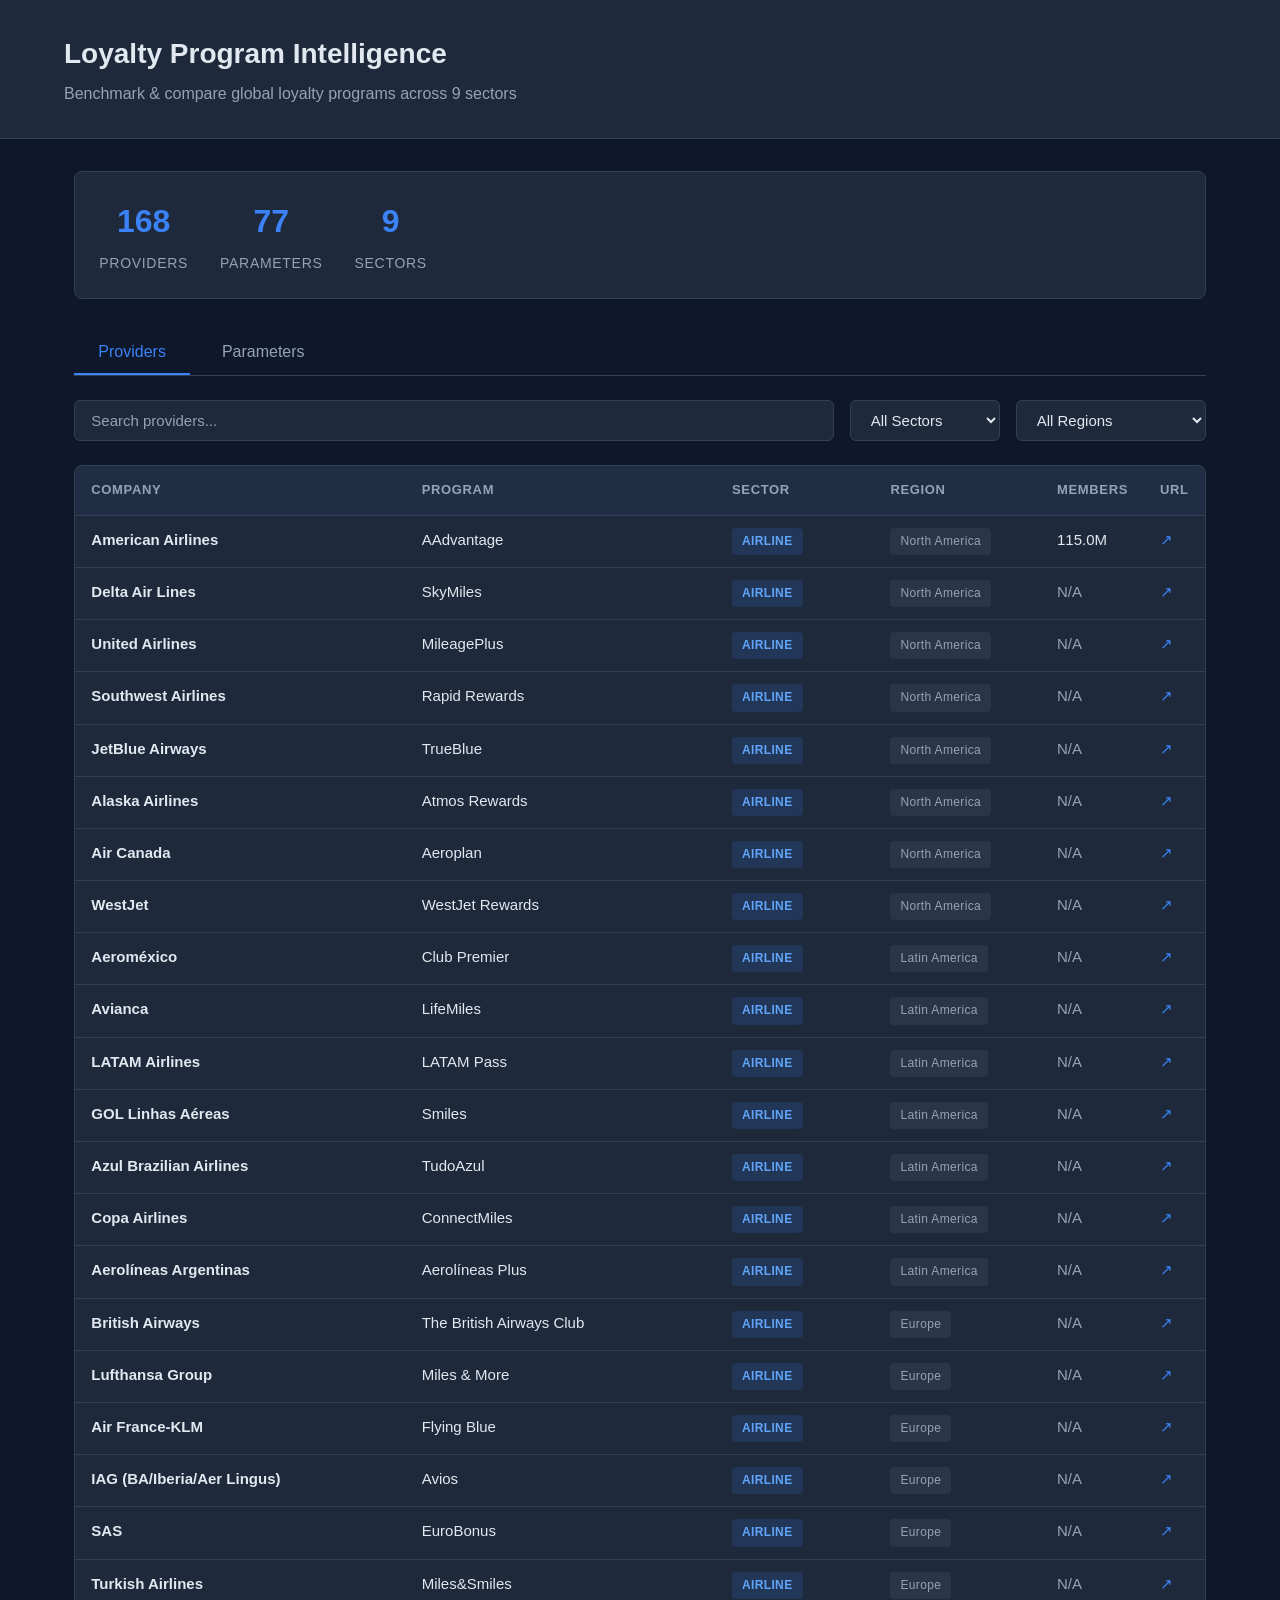
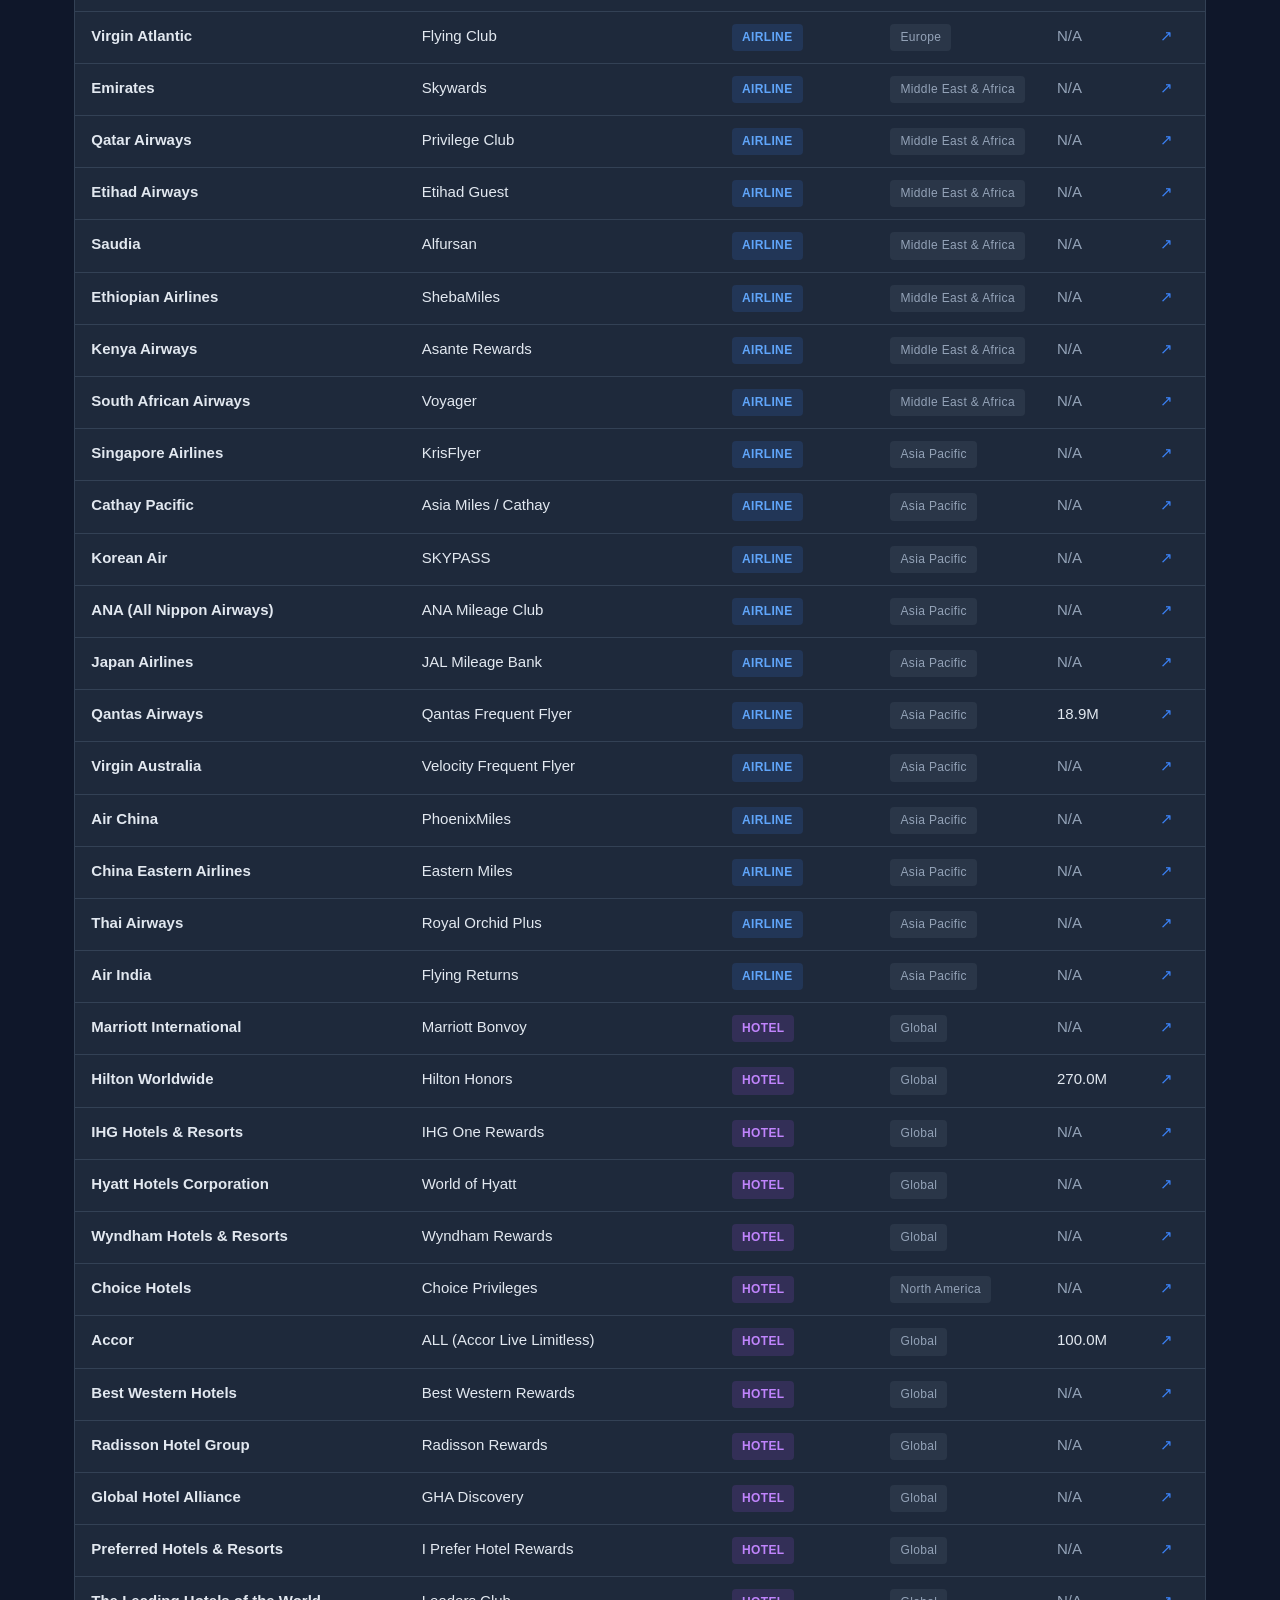
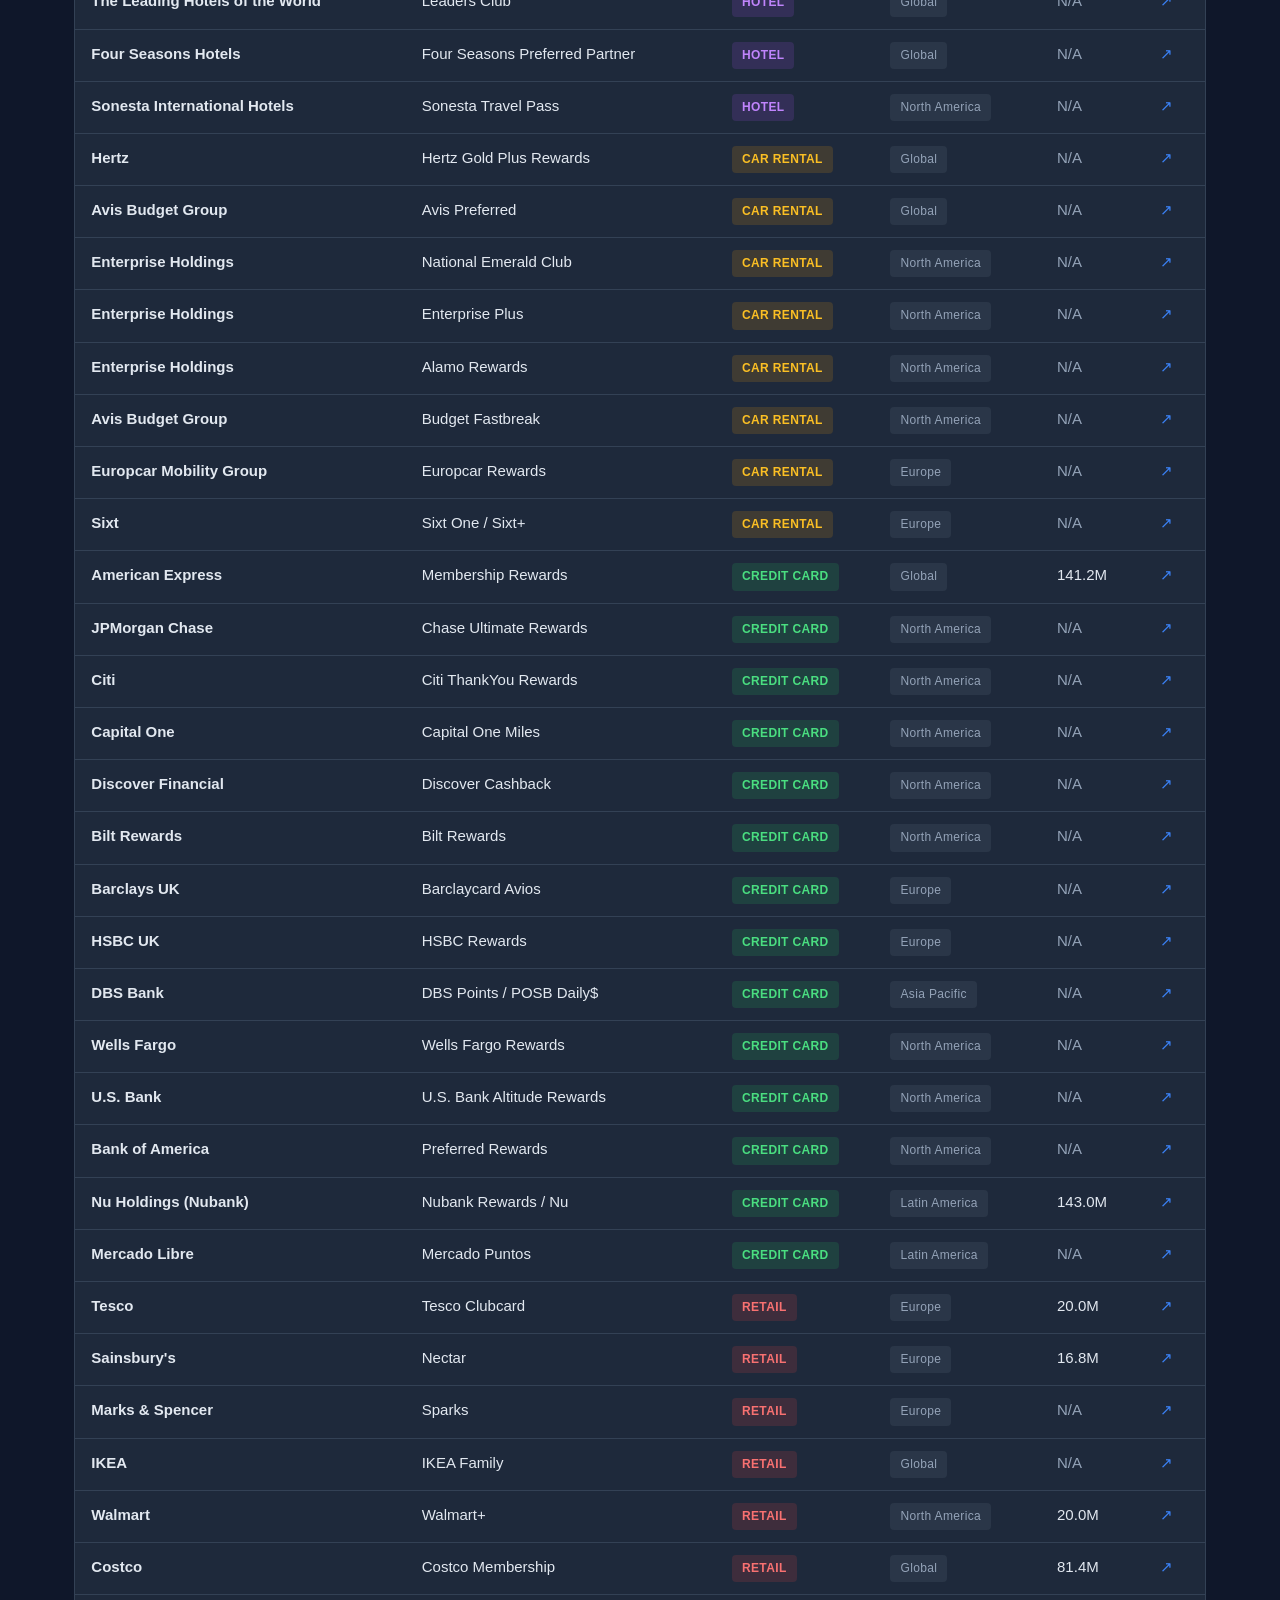
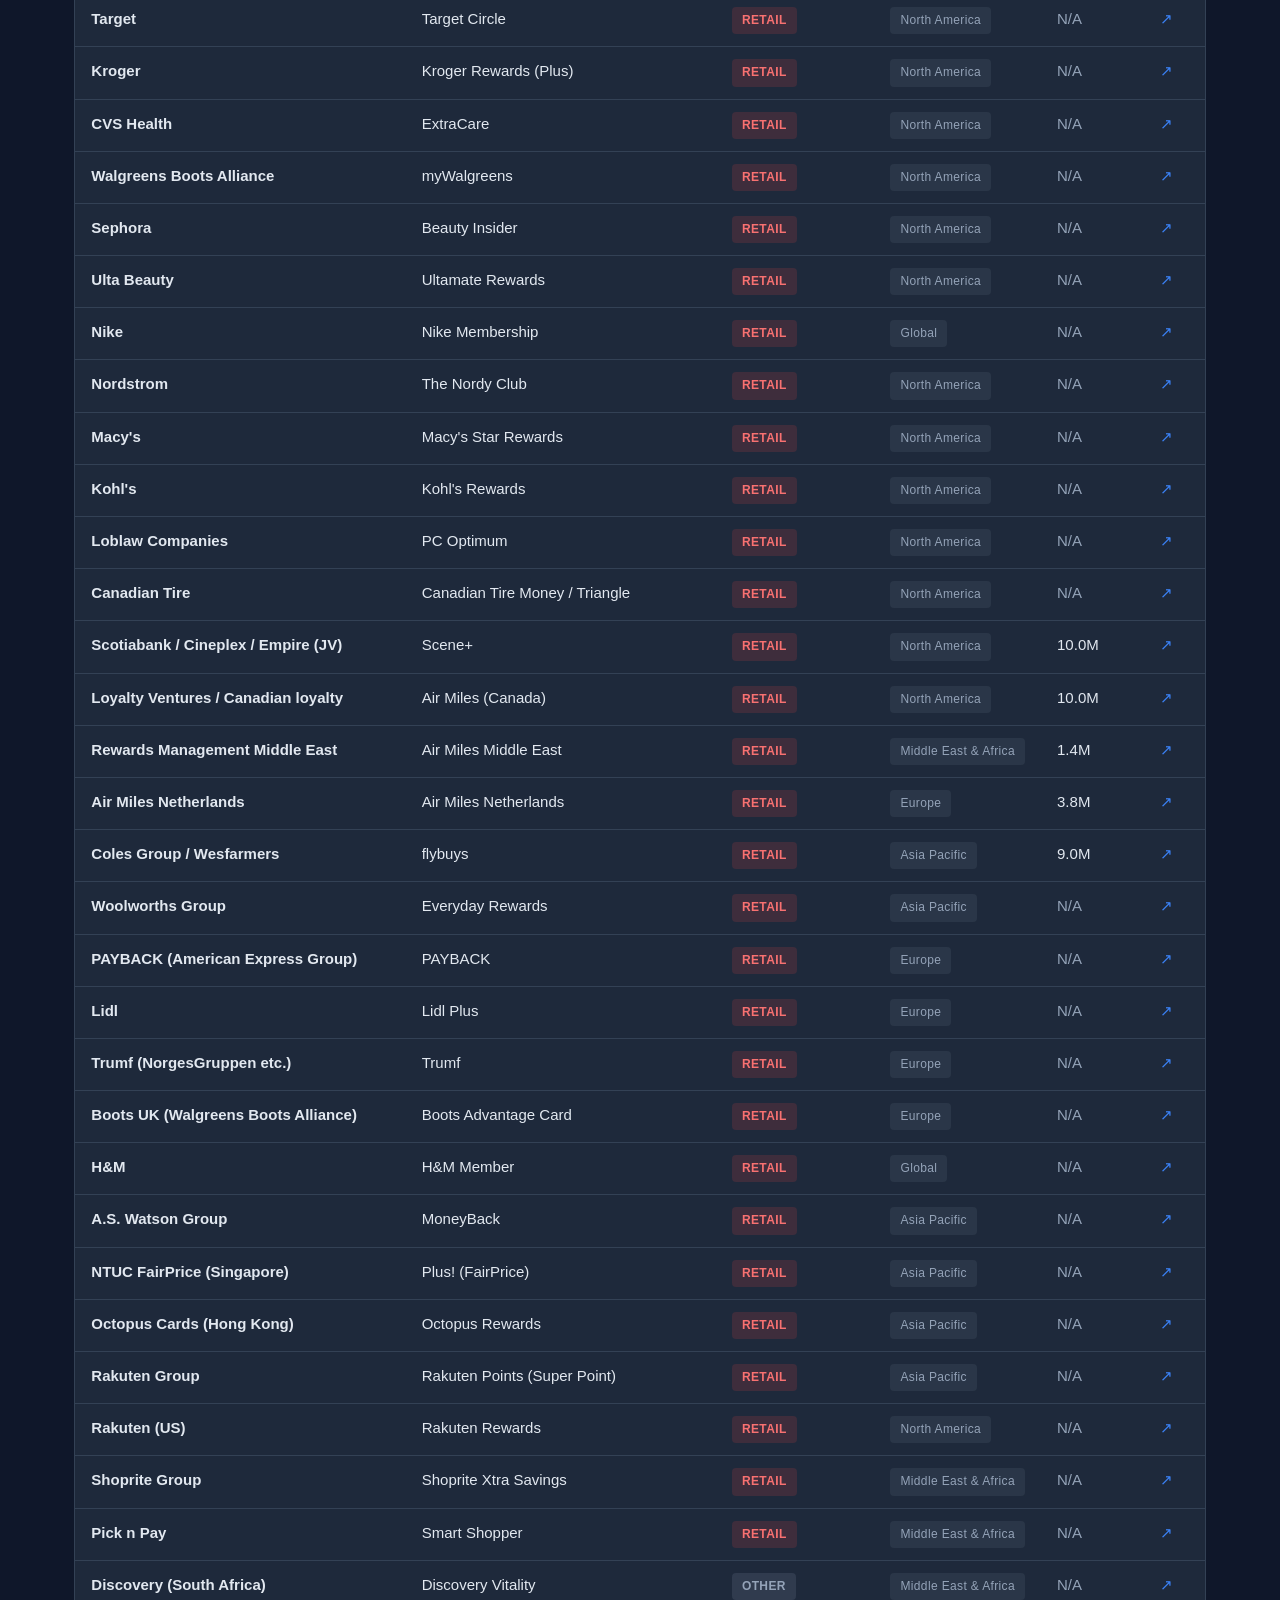
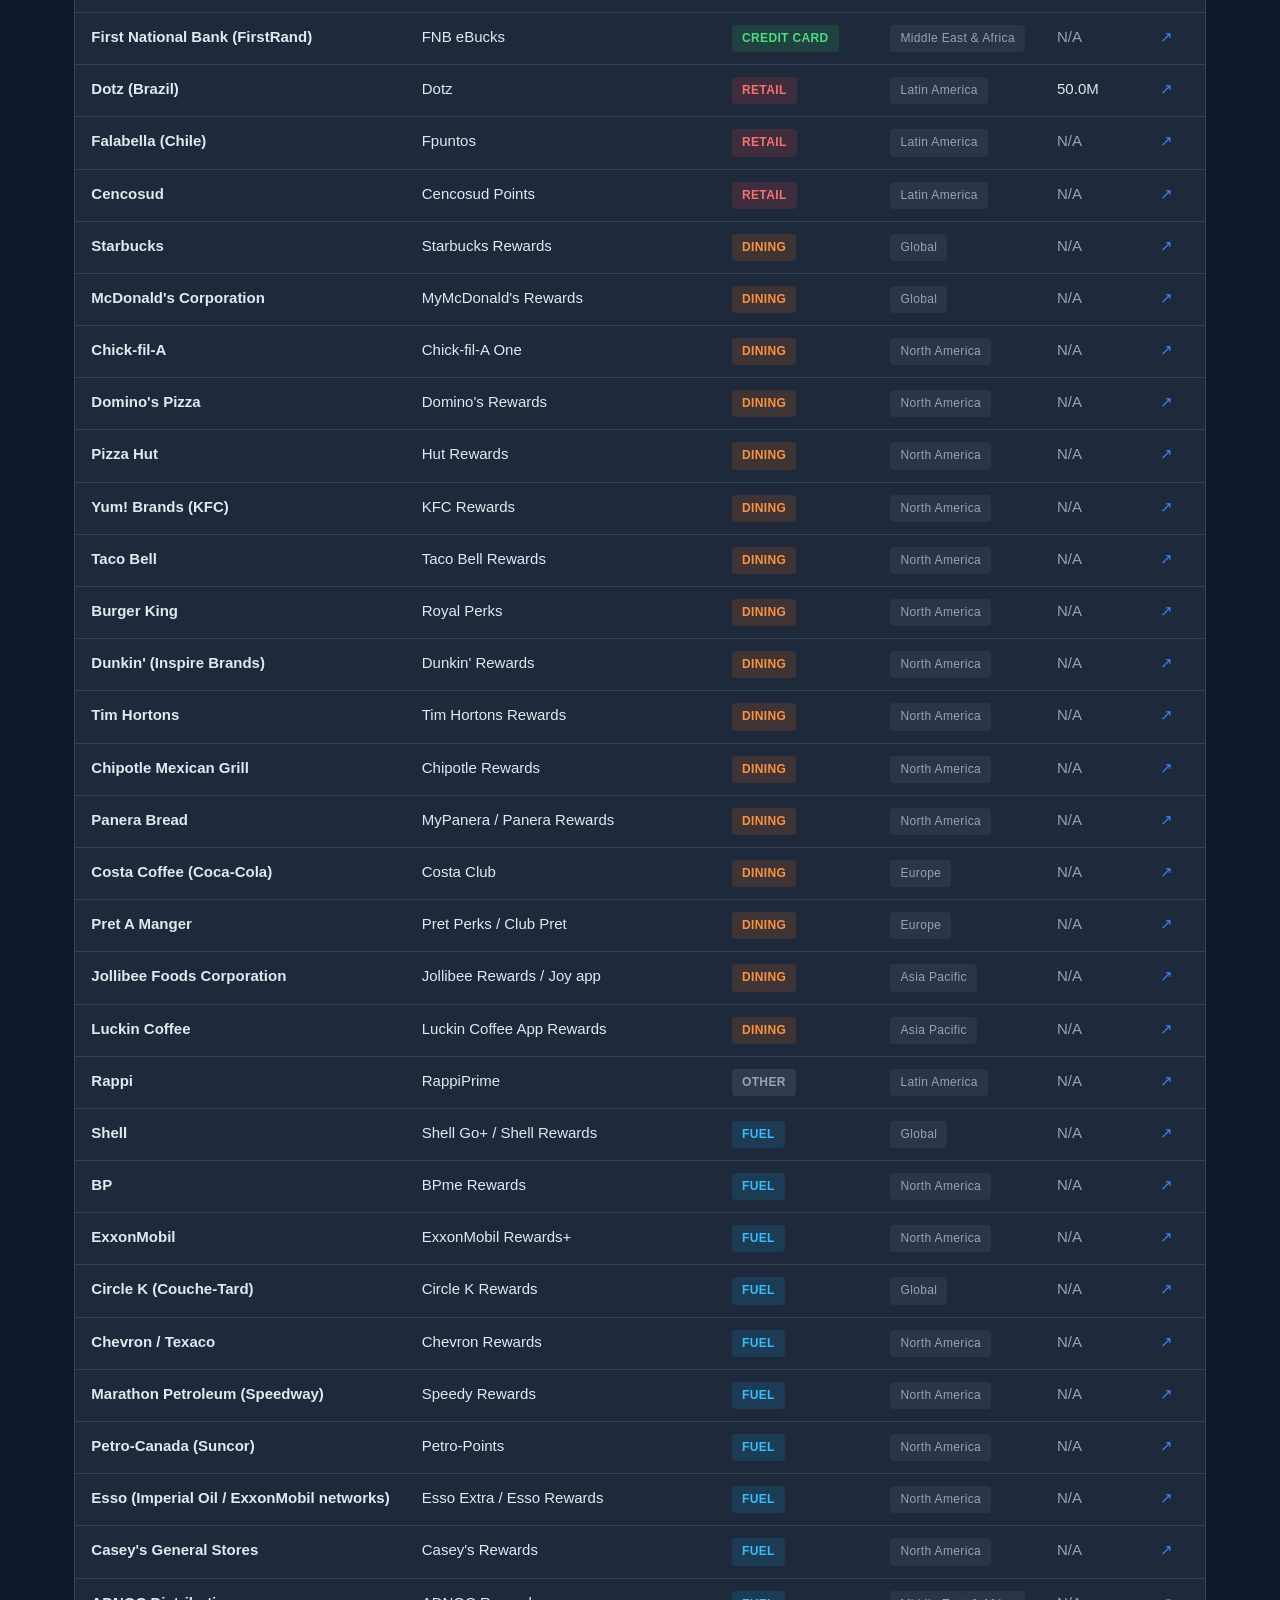
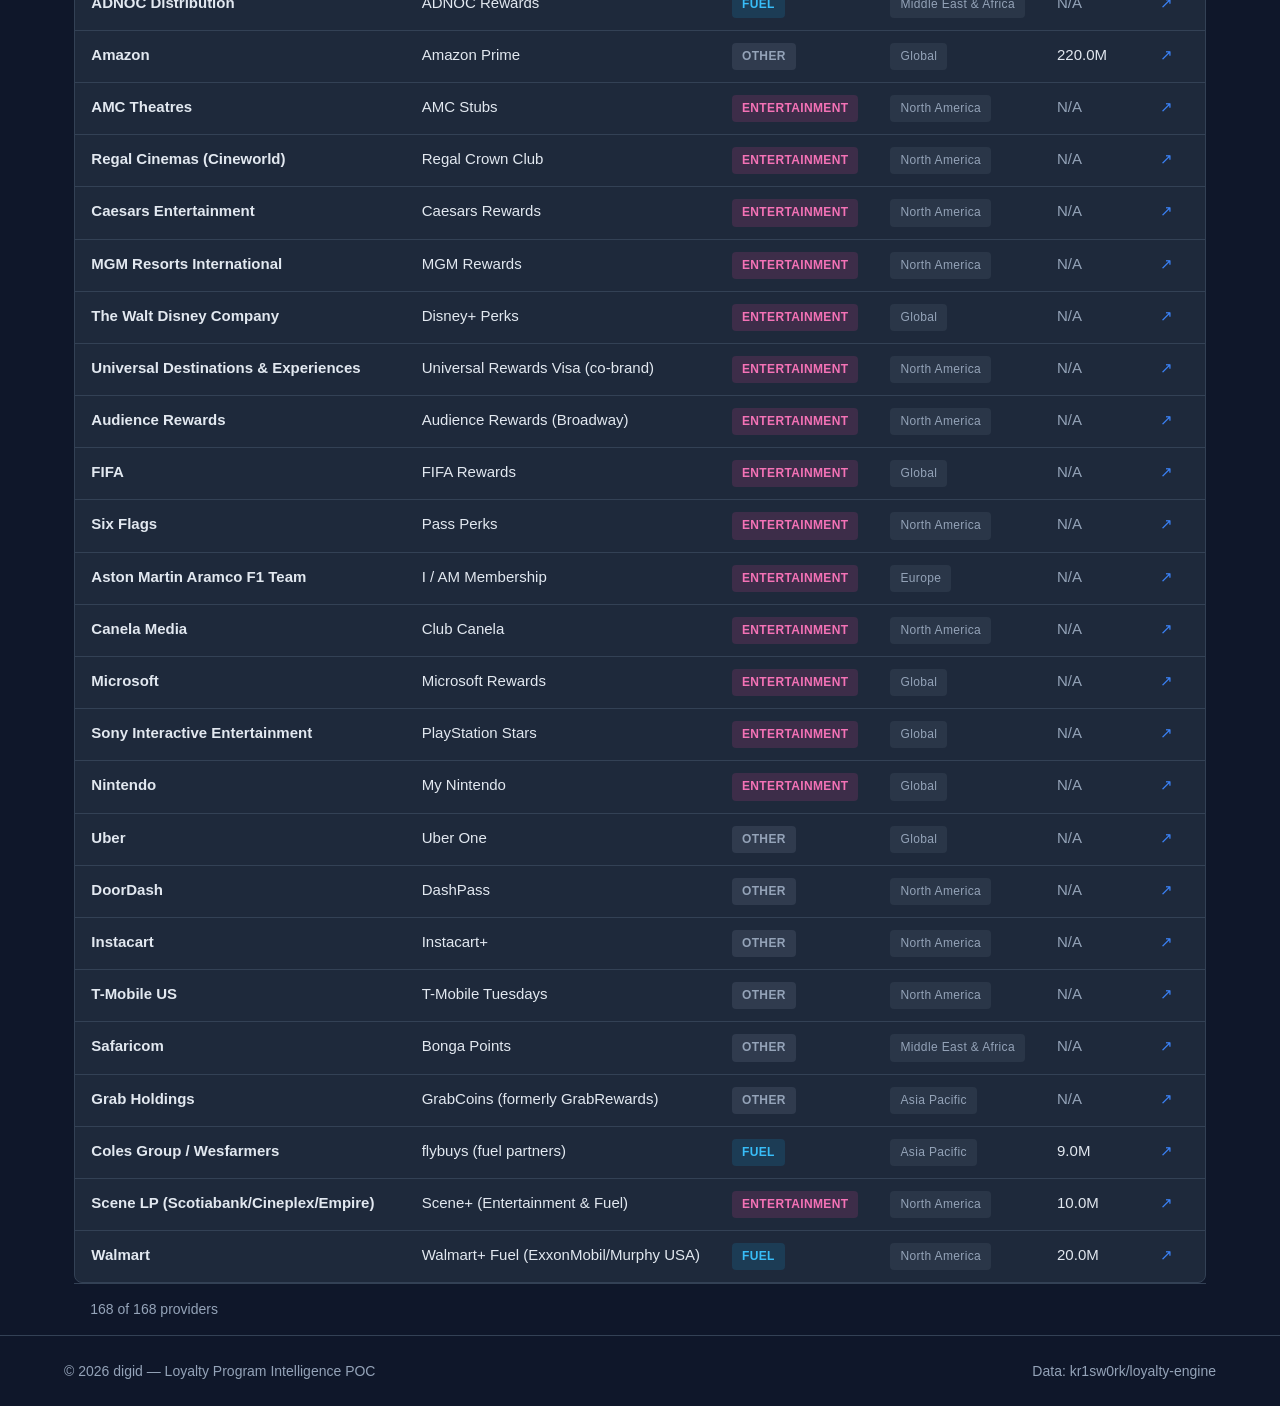
<file: web/loyalty.digid.cc/index.html>
<!DOCTYPE html>
<html lang="en">
<head>
    <meta charset="UTF-8">
    <meta name="viewport" content="width=device-width, initial-scale=1.0">
    <title>Loyalty Program Intelligence — digid</title>
    <meta name="description" content="Benchmark and compare global loyalty programs across airlines, hotels, car rental, credit cards, retail, and more.">
    <link rel="stylesheet" href="css/style.css">
    <link rel="icon" type="image/svg+xml" href="data:image/svg+xml,<svg xmlns='http://www.w3.org/2000/svg' viewBox='0 0 100 100'><text y='.9em' font-size='90'>🏆</text></svg>">
</head>
<body>
    <header>
        <div class="container">
            <h1>Loyalty Program Intelligence</h1>
            <p class="subtitle">Benchmark & compare global loyalty programs across 9 sectors</p>
        </div>
    </header>

    <main class="container">
        <!-- Stats Bar -->
        <section class="stats-bar">
            <div class="stat">
                <span class="stat-number" id="total-providers">-</span>
                <span class="stat-label">Providers</span>
            </div>
            <div class="stat">
                <span class="stat-number" id="total-parameters">-</span>
                <span class="stat-label">Parameters</span>
            </div>
            <div class="stat">
                <span class="stat-number" id="total-sectors">-</span>
                <span class="stat-label">Sectors</span>
            </div>
        </section>

        <!-- Tabs -->
        <nav class="tabs">
            <button class="tab active" data-tab="providers">Providers</button>
            <button class="tab" data-tab="parameters">Parameters</button>
        </nav>

        <!-- Providers Tab -->
        <section id="providers-panel" class="tab-panel active">
            <div class="controls">
                <input type="search" id="search-providers" placeholder="Search providers..." class="search-input">
                <select id="filter-sector" class="filter-select">
                    <option value="">All Sectors</option>
                </select>
                <select id="filter-region" class="filter-select">
                    <option value="">All Regions</option>
                </select>
            </div>
            <div class="table-wrapper">
                <table id="providers-table">
                    <thead>
                        <tr>
                            <th>Company</th>
                            <th>Program</th>
                            <th>Sector</th>
                            <th>Region</th>
                            <th>Members</th>
                            <th>URL</th>
                        </tr>
                    </thead>
                    <tbody id="providers-tbody">
                    </tbody>
                </table>
            </div>
            <div class="table-footer">
                <span id="providers-count">0 providers</span>
            </div>
        </section>

        <!-- Parameters Tab -->
        <section id="parameters-panel" class="tab-panel">
            <div class="controls">
                <input type="search" id="search-parameters" placeholder="Search parameters..." class="search-input">
                <select id="filter-category" class="filter-select">
                    <option value="">All Categories</option>
                </select>
            </div>
            <div class="table-wrapper">
                <table id="parameters-table">
                    <thead>
                        <tr>
                            <th>ID</th>
                            <th>Name</th>
                            <th>Category</th>
                            <th>Type</th>
                            <th>Description</th>
                        </tr>
                    </thead>
                    <tbody id="parameters-tbody">
                    </tbody>
                </table>
            </div>
            <div class="table-footer">
                <span id="parameters-count">0 parameters</span>
            </div>
        </section>
    </main>

    <footer>
        <div class="container">
            <p>&copy; 2026 digid — Loyalty Program Intelligence POC</p>
            <p>Data: <a href="https://github.com/kr1sw0rk/loyalty-engine" target="_blank" rel="noopener">kr1sw0rk/loyalty-engine</a></p>
        </div>
    </footer>

    <script src="js/app.js"></script>
</body>
</html>
</file>
<file: web/loyalty.digid.cc/css/style.css>
/* Reset & Base */
*, *::before, *::after {
    box-sizing: border-box;
    margin: 0;
    padding: 0;
}

:root {
    --bg: #0f172a;
    --surface: #1e293b;
    --border: #334155;
    --text: #e2e8f0;
    --text-muted: #94a3b8;
    --accent: #3b82f6;
    --accent-hover: #2563eb;
    --accent-light: rgba(59, 130, 246, 0.1);
    --green: #22c55e;
    --yellow: #eab308;
    --red: #ef4444;
}

html {
    font-size: 16px;
    scroll-behavior: smooth;
}

body {
    font-family: -apple-system, BlinkMacSystemFont, 'Segoe UI', Roboto, 'Helvetica Neue', Arial, sans-serif;
    background: var(--bg);
    color: var(--text);
    line-height: 1.6;
    min-height: 100vh;
    display: flex;
    flex-direction: column;
}

.container {
    max-width: 1200px;
    margin: 0 auto;
    padding: 0 1.5rem;
}

/* Header */
header {
    background: var(--surface);
    border-bottom: 1px solid var(--border);
    padding: 2rem 0;
    margin-bottom: 2rem;
}

header h1 {
    font-size: 1.75rem;
    font-weight: 700;
    color: var(--text);
    margin-bottom: 0.25rem;
}

.subtitle {
    color: var(--text-muted);
    font-size: 1rem;
}

/* Stats Bar */
.stats-bar {
    display: flex;
    gap: 2rem;
    margin-bottom: 2rem;
    padding: 1.5rem;
    background: var(--surface);
    border: 1px solid var(--border);
    border-radius: 8px;
}

.stat {
    display: flex;
    flex-direction: column;
    align-items: center;
    gap: 0.25rem;
}

.stat-number {
    font-size: 2rem;
    font-weight: 700;
    color: var(--accent);
}

.stat-label {
    font-size: 0.875rem;
    color: var(--text-muted);
    text-transform: uppercase;
    letter-spacing: 0.05em;
}

/* Tabs */
.tabs {
    display: flex;
    gap: 0.5rem;
    margin-bottom: 1.5rem;
    border-bottom: 1px solid var(--border);
    padding-bottom: 0;
}

.tab {
    background: none;
    border: none;
    color: var(--text-muted);
    font-size: 1rem;
    font-weight: 500;
    padding: 0.75rem 1.5rem;
    cursor: pointer;
    border-bottom: 2px solid transparent;
    transition: color 0.2s, border-color 0.2s;
}

.tab:hover {
    color: var(--text);
}

.tab.active {
    color: var(--accent);
    border-bottom-color: var(--accent);
}

.tab-panel {
    display: none;
}

.tab-panel.active {
    display: block;
}

/* Controls */
.controls {
    display: flex;
    gap: 1rem;
    margin-bottom: 1.5rem;
    flex-wrap: wrap;
}

.search-input {
    flex: 1;
    min-width: 200px;
    padding: 0.625rem 1rem;
    background: var(--surface);
    border: 1px solid var(--border);
    border-radius: 6px;
    color: var(--text);
    font-size: 0.9375rem;
    outline: none;
    transition: border-color 0.2s;
}

.search-input:focus {
    border-color: var(--accent);
}

.search-input::placeholder {
    color: var(--text-muted);
}

.filter-select {
    padding: 0.625rem 1rem;
    background: var(--surface);
    border: 1px solid var(--border);
    border-radius: 6px;
    color: var(--text);
    font-size: 0.9375rem;
    cursor: pointer;
    outline: none;
    min-width: 150px;
}

.filter-select:focus {
    border-color: var(--accent);
}

/* Table */
.table-wrapper {
    overflow-x: auto;
    border: 1px solid var(--border);
    border-radius: 8px;
    background: var(--surface);
}

table {
    width: 100%;
    border-collapse: collapse;
    font-size: 0.9375rem;
}

thead {
    background: rgba(59, 130, 246, 0.05);
}

th {
    padding: 0.875rem 1rem;
    text-align: left;
    font-weight: 600;
    color: var(--text-muted);
    font-size: 0.8125rem;
    text-transform: uppercase;
    letter-spacing: 0.05em;
    border-bottom: 1px solid var(--border);
    white-space: nowrap;
}

td {
    padding: 0.75rem 1rem;
    border-bottom: 1px solid var(--border);
    vertical-align: top;
}

tbody tr:hover {
    background: rgba(59, 130, 246, 0.03);
}

tbody tr:last-child td {
    border-bottom: none;
}

/* Badge */
.badge {
    display: inline-block;
    padding: 0.25rem 0.625rem;
    border-radius: 4px;
    font-size: 0.75rem;
    font-weight: 600;
    text-transform: uppercase;
    letter-spacing: 0.03em;
}

.badge-airline { background: rgba(59, 130, 246, 0.15); color: #60a5fa; }
.badge-hotel { background: rgba(168, 85, 247, 0.15); color: #c084fc; }
.badge-car_rental { background: rgba(245, 158, 11, 0.15); color: #fbbf24; }
.badge-credit_card { background: rgba(34, 197, 94, 0.15); color: #4ade80; }
.badge-retail { background: rgba(239, 68, 68, 0.15); color: #f87171; }
.badge-dining { background: rgba(249, 115, 22, 0.15); color: #fb923c; }
.badge-fuel { background: rgba(14, 165, 233, 0.15); color: #38bdf8; }
.badge-entertainment { background: rgba(236, 72, 153, 0.15); color: #f472b6; }
.badge-other { background: rgba(148, 163, 184, 0.15); color: #94a3b8; }

.badge-region {
    background: rgba(148, 163, 184, 0.1);
    color: var(--text-muted);
    font-weight: 500;
    text-transform: capitalize;
}

/* Links */
a {
    color: var(--accent);
    text-decoration: none;
    transition: color 0.2s;
}

a:hover {
    color: var(--accent-hover);
    text-decoration: underline;
}

/* Table Footer */
.table-footer {
    padding: 0.875rem 1rem;
    color: var(--text-muted);
    font-size: 0.875rem;
    border-top: 1px solid var(--border);
}

/* Footer */
footer {
    margin-top: auto;
    padding: 1.5rem 0;
    border-top: 1px solid var(--border);
    color: var(--text-muted);
    font-size: 0.875rem;
}

footer .container {
    display: flex;
    justify-content: space-between;
    align-items: center;
}

footer a {
    color: var(--text-muted);
}

footer a:hover {
    color: var(--accent);
}

/* Responsive */
@media (max-width: 768px) {
    header h1 {
        font-size: 1.375rem;
    }

    .stats-bar {
        flex-direction: column;
        gap: 1rem;
        padding: 1rem;
    }

    .stat {
        flex-direction: row;
        justify-content: space-between;
    }

    .controls {
        flex-direction: column;
    }

    .search-input, .filter-select {
        width: 100%;
    }

    footer .container {
        flex-direction: column;
        gap: 0.5rem;
        text-align: center;
    }
}
</file>
